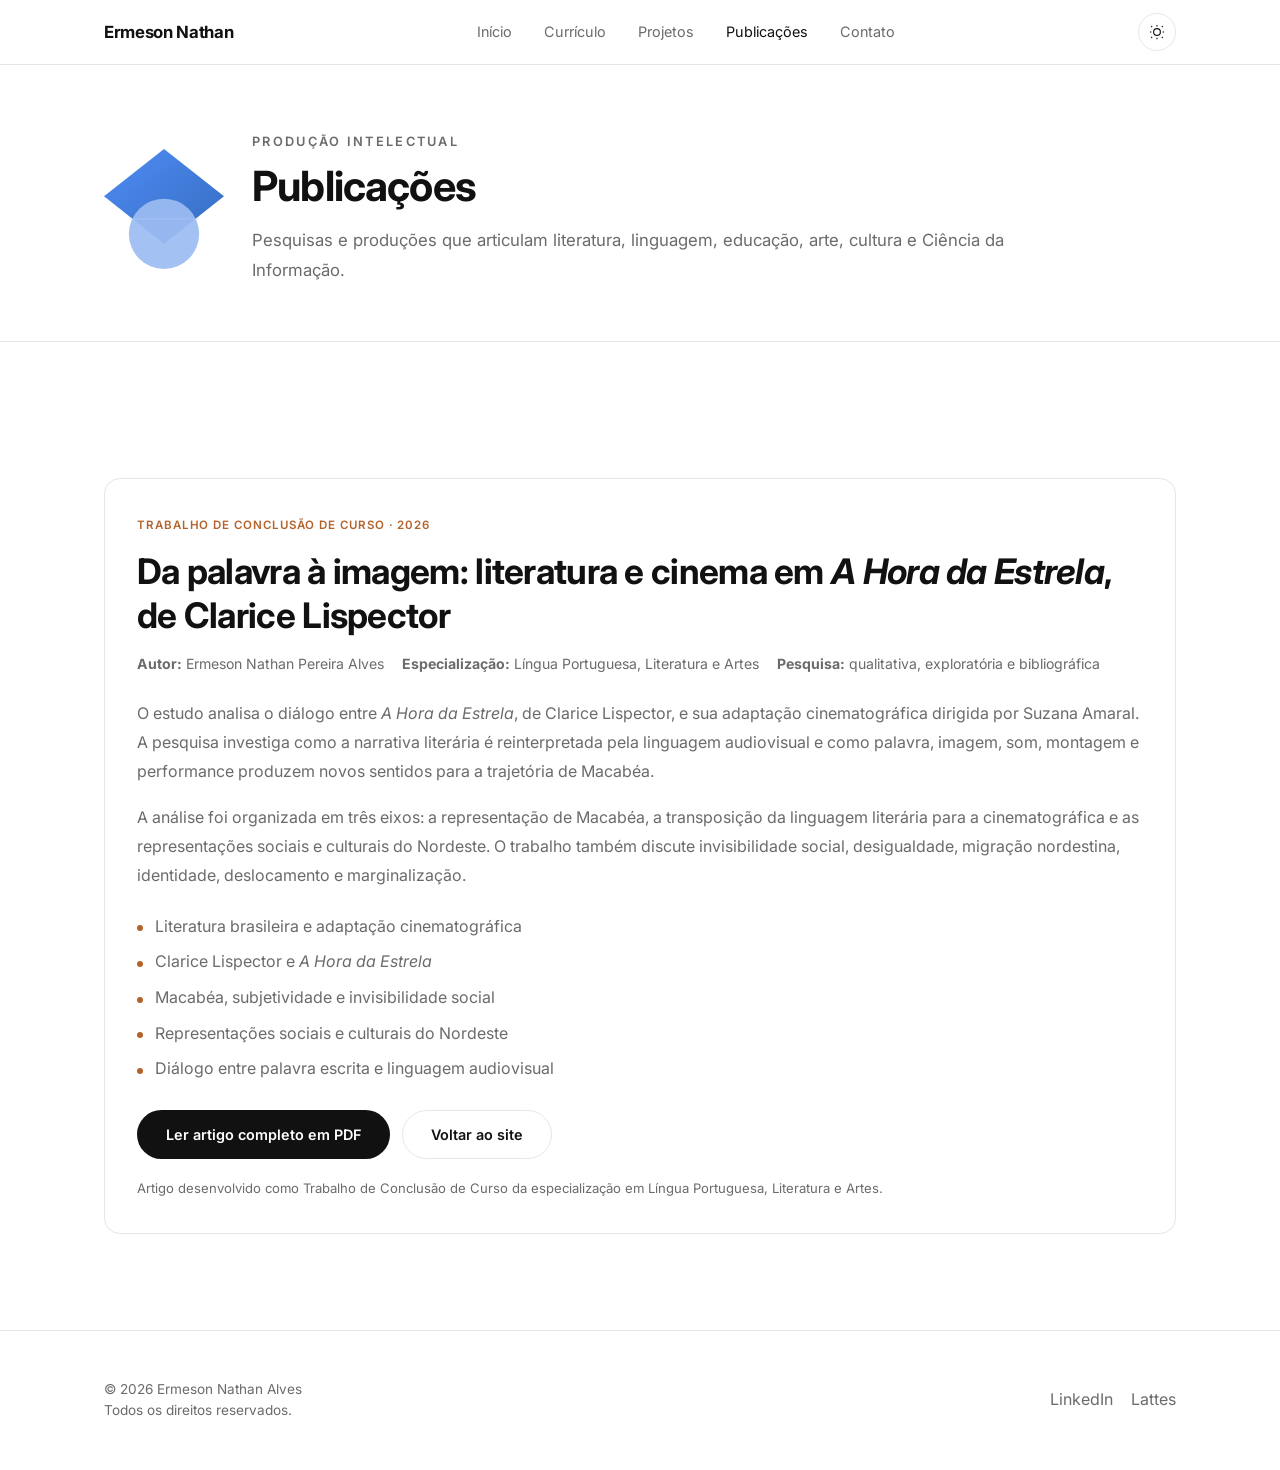
<file: publicacoes.html>
<!DOCTYPE html>
<html lang="pt-BR">
<head>
  <meta charset="UTF-8" />
  <meta name="viewport" content="width=device-width, initial-scale=1.0" />
  <title>Publicações — Ermeson Nathan Alves</title>
  <meta name="description" content="Publicações acadêmicas e produção intelectual de Ermeson Nathan Alves." />
  <link rel="canonical" href="https://ermesonathan.com/publicacoes.html" />
  <meta property="og:title" content="Publicações — Ermeson Nathan Alves" />
  <meta property="og:description" content="Literatura, cinema, educação, linguagem e pesquisa acadêmica." />
  <meta property="og:type" content="website" />
  <meta property="og:url" content="https://ermesonathan.com/publicacoes.html" />
  <meta property="og:image" content="https://ermesonathan.com/assets/og-image.jpg" />
  <link rel="preconnect" href="https://fonts.googleapis.com">
  <link rel="preconnect" href="https://fonts.gstatic.com" crossorigin>
  <link href="https://fonts.googleapis.com/css2?family=Inter:wght@400;500;600;700;800&family=JetBrains+Mono:wght@400;500&display=swap" rel="stylesheet">
  <link rel="stylesheet" href="style.css" />
  <style>
    .publicacoes-hero{padding:132px 0 56px;border-bottom:1px solid var(--border)}
    .publicacoes-hero-inner{display:grid;grid-template-columns:120px 1fr;gap:28px;align-items:center}
    .publicacoes-mark{width:120px;height:120px;display:block}
    .publicacoes-copy .section-label{margin-bottom:10px}
    .publicacoes-copy .section-text{margin-top:14px;max-width:760px}
    @media(max-width:640px){
      .publicacoes-hero-inner{grid-template-columns:78px 1fr;gap:18px}
      .publicacoes-mark{width:78px;height:78px}
    }
    .publication-card{margin-top:40px;background:var(--bg-card);border:1px solid var(--border);border-radius:16px;padding:32px}
    .publication-meta{display:flex;flex-wrap:wrap;gap:10px 18px;margin:16px 0 24px;color:var(--muted);font-size:.88rem}
    .publication-card h2{font-size:clamp(1.5rem,3vw,2.2rem);line-height:1.25;letter-spacing:-.02em}
    .publication-card p{margin-top:18px;color:var(--muted);line-height:1.8}
    .publication-topics{margin:24px 0 0;display:grid;gap:10px}
    .publication-topics li{padding-left:18px;position:relative;color:var(--muted)}
    .publication-topics li::before{content:"";position:absolute;left:0;top:.72em;width:6px;height:6px;border-radius:50%;background:var(--accent)}
    .publication-actions{display:flex;flex-wrap:wrap;gap:12px;margin-top:28px}
    .publication-note{font-size:.82rem;color:var(--muted)}
  </style>
  <script>
    (function () {
      try {
        var stored = localStorage.getItem('theme');
        var theme = stored || 'system';
        if (theme === 'system') {
          theme = window.matchMedia('(prefers-color-scheme: dark)').matches ? 'dark' : 'light';
        }
        document.documentElement.setAttribute('data-theme', theme);
      } catch (e) {}
    })();
  </script>
</head>
<body>
  <a href="#main-content" class="skip-link">Pular para o conteúdo principal</a>

  <header class="site-header" id="site-header">
    <nav class="navbar" aria-label="Navegação principal">
      <a href="index.html#inicio" class="logo" aria-label="Ermeson Nathan — Início">Ermeson Nathan</a>

      <ul class="nav-links" role="list" id="nav-links">
        <li><a href="index.html#inicio" class="nav-link">Início</a></li>
        <li><a href="index.html#curriculo" class="nav-link">Currículo</a></li>
        <li><a href="index.html#projetos" class="nav-link">Projetos</a></li>
        <li><a href="publicacoes.html" class="nav-link active-link">Publicações</a></li>
        <li><a href="index.html#contato" class="nav-link">Contato</a></li>
      </ul>

      <div class="nav-actions">
        <button type="button" class="theme-toggle" id="theme-toggle" aria-label="Alternar tema claro/escuro">
          <svg class="icon icon-sun" viewBox="0 0 24 24" fill="none" stroke="currentColor" stroke-width="1.5" aria-hidden="true">
            <circle cx="12" cy="12" r="4.5"></circle>
            <path d="M12 2.5v2M12 19.5v2M4.2 4.2l1.4 1.4M18.4 18.4l1.4 1.4M2.5 12h2M19.5 12h2M4.2 19.8l1.4-1.4M18.4 5.6l1.4-1.4"></path>
          </svg>
          <svg class="icon icon-moon" viewBox="0 0 24 24" fill="none" stroke="currentColor" stroke-width="1.5" aria-hidden="true">
            <path d="M20.5 14.7A8.5 8.5 0 1 1 9.3 3.5a7 7 0 0 0 11.2 11.2Z"></path>
          </svg>
        </button>

        <button type="button" class="menu-toggle" id="menu-toggle" aria-label="Abrir menu" aria-expanded="false">
          <svg class="icon-menu-open" viewBox="0 0 24 24" fill="none" stroke="currentColor" stroke-width="1.7" stroke-linecap="round" aria-hidden="true"><path d="M4 7h16"></path><path d="M4 17h16"></path></svg>
          <svg class="icon-menu-close" viewBox="0 0 24 24" fill="none" stroke="currentColor" stroke-width="1.7" stroke-linecap="round" aria-hidden="true"><path d="M6 6l12 12"></path><path d="M18 6l-12 12"></path></svg>
        </button>
      </div>
    </nav>
  </header>

  <main id="main-content" tabindex="-1">
    <section class="publicacoes-hero">
      <div class="container publicacoes-hero-inner">
        <svg class="publicacoes-mark" viewBox="0 0 256 256" role="img" aria-label="Ícone de produção acadêmica">
          <defs>
            <linearGradient id="grad-cap" x1="0" y1="0" x2="1" y2="1">
              <stop offset="0%" stop-color="#4f8df5"/>
              <stop offset="100%" stop-color="#356cc0"/>
            </linearGradient>
          </defs>
          <polygon points="128,0 256,101 128,202 0,101" fill="url(#grad-cap)"/>
          <circle cx="128" cy="181" r="75" fill="#9dbcf2" fill-opacity="0.92"/>
          <path d="M53 149h150" stroke="#b5cdf7" stroke-width="1.5" opacity="0.75"/>
        </svg>
        <div class="publicacoes-copy">
          <p class="section-label">Produção intelectual</p>
          <h1 class="section-title">Publicações</h1>
          <p class="section-text">Pesquisas e produções que articulam literatura, linguagem, educação, arte, cultura e Ciência da Informação.</p>
        </div>
      </div>
    </section>

    <section class="section">
      <div class="container">
        <article class="publication-card">
          <div class="project-tag">Trabalho de Conclusão de Curso · 2026</div>
          <h2>Da palavra à imagem: literatura e cinema em <em>A Hora da Estrela</em>, de Clarice Lispector</h2>

          <div class="publication-meta">
            <span><strong>Autor:</strong> Ermeson Nathan Pereira Alves</span>
            <span><strong>Especialização:</strong> Língua Portuguesa, Literatura e Artes</span>
            <span><strong>Pesquisa:</strong> qualitativa, exploratória e bibliográfica</span>
          </div>

          <p>O estudo analisa o diálogo entre <em>A Hora da Estrela</em>, de Clarice Lispector, e sua adaptação cinematográfica dirigida por Suzana Amaral. A pesquisa investiga como a narrativa literária é reinterpretada pela linguagem audiovisual e como palavra, imagem, som, montagem e performance produzem novos sentidos para a trajetória de Macabéa.</p>

          <p>A análise foi organizada em três eixos: a representação de Macabéa, a transposição da linguagem literária para a cinematográfica e as representações sociais e culturais do Nordeste. O trabalho também discute invisibilidade social, desigualdade, migração nordestina, identidade, deslocamento e marginalização.</p>

          <ul class="publication-topics">
            <li>Literatura brasileira e adaptação cinematográfica</li>
            <li>Clarice Lispector e <em>A Hora da Estrela</em></li>
            <li>Macabéa, subjetividade e invisibilidade social</li>
            <li>Representações sociais e culturais do Nordeste</li>
            <li>Diálogo entre palavra escrita e linguagem audiovisual</li>
          </ul>

          <div class="publication-actions">
            <a class="btn btn-primary" href="assets/Clarice_Cinema_Artigo.pdf" target="_blank" rel="noopener noreferrer">Ler artigo completo em PDF</a>
            <a class="btn btn-secondary" href="index.html">Voltar ao site</a>
          </div>
          <p class="publication-note">Artigo desenvolvido como Trabalho de Conclusão de Curso da especialização em Língua Portuguesa, Literatura e Artes.</p>
        </article>
      </div>
    </section>
  </main>

  <footer class="site-footer">
    <div class="container footer-content">
      <div class="footer-info">
        <p>© <span id="year"></span> Ermeson Nathan Alves</p>
        <p>Todos os direitos reservados.</p>
      </div>
      <div class="footer-social">
        <a href="https://www.linkedin.com/in/ermesonathan" target="_blank" rel="noopener noreferrer">LinkedIn</a>
        <a href="http://lattes.cnpq.br/3595152758580670" target="_blank" rel="noopener noreferrer">Lattes</a>
      </div>
    </div>
  </footer>

  <script src="script.js"></script>
</body>
</html>
</file>
<file: style.css>
/* ==========================================================================
   Reset & Base
   ========================================================================== */

* {
  margin: 0;
  padding: 0;
  box-sizing: border-box;
}

:root {
  --bg: #ffffff;
  --bg-surface: #f7f7f7;
  --bg-card: #ffffff;
  --fg: #111111;
  --muted: #6b6b6b;
  --border: #e6e6e6;
  --accent: #b4632b;
  --font-sans: 'Inter', -apple-system, BlinkMacSystemFont, 'Segoe UI', Roboto, sans-serif;
  --font-mono: 'JetBrains Mono', ui-monospace, SFMono-Regular, monospace;
  --max-width: 1120px;
  --transition: 0.25s ease;
}

:root[data-theme="dark"] {
  --bg: #0a0a0a;
  --bg-surface: #131313;
  --bg-card: #131313;
  --fg: #fafafa;
  --muted: #9a9a9a;
  --border: #262626;
  --accent: #e8934a;
}

html {
  scroll-behavior: smooth;
  color-scheme: light dark;
}

body {
  font-family: var(--font-sans);
  background-color: var(--bg);
  color: var(--fg);
  line-height: 1.6;
  -webkit-font-smoothing: antialiased;
  transition: background-color var(--transition), color var(--transition);
}

img { max-width: 100%; display: block; }

a {
  color: inherit;
  text-decoration: none;
}

ul, ol { list-style: none; }

button {
  font: inherit;
  color: inherit;
  background: none;
  border: none;
  cursor: pointer;
}

.container {
  max-width: var(--max-width);
  margin: 0 auto;
  padding: 0 24px;
}

.container-narrow {
  max-width: 720px;
}

.text-center { text-align: center; }

.skip-link {
  position: absolute;
  left: -9999px;
  top: 0;
  background: var(--fg);
  color: var(--bg);
  padding: 12px 20px;
  border-radius: 8px;
  z-index: 1000;
}

.skip-link:focus {
  left: 16px;
  top: 16px;
}

/* ==========================================================================
   Header / Navbar
   ========================================================================== */

.site-header {
  position: fixed;
  top: 0;
  left: 0;
  right: 0;
  z-index: 100;
  background-color: color-mix(in srgb, var(--bg) 80%, transparent);
  backdrop-filter: blur(10px);
  -webkit-backdrop-filter: blur(10px);
  border-bottom: 1px solid var(--border);
}

.navbar {
  max-width: var(--max-width);
  margin: 0 auto;
  padding: 0 24px;
  height: 64px;
  display: flex;
  align-items: center;
  justify-content: space-between;
}

.logo {
  font-size: 1.05rem;
  font-weight: 700;
  letter-spacing: -0.02em;
  transition: opacity var(--transition);
}

.logo:hover { opacity: 0.7; }

.nav-links {
  display: none;
  align-items: center;
  gap: 32px;
}

.nav-link {
  font-size: 0.9rem;
  color: var(--muted);
  transition: color var(--transition);
  position: relative;
}

.nav-link:hover,
.nav-link.active-link {
  color: var(--fg);
}

.nav-actions {
  display: flex;
  align-items: center;
  gap: 12px;
}

.theme-toggle {
  display: flex;
  align-items: center;
  justify-content: center;
  width: 38px;
  height: 38px;
  border-radius: 50%;
  border: 1px solid var(--border);
  transition: background-color var(--transition), transform 0.2s ease;
}

.theme-toggle:hover {
  background-color: var(--bg-surface);
}

.theme-toggle:active {
  transform: scale(0.92);
}

.icon {
  width: 18px;
  height: 18px;
}

.icon-moon { display: none; }

:root[data-theme="dark"] .icon-sun { display: none; }
:root[data-theme="dark"] .icon-moon { display: block; }

.menu-toggle {
  display: flex;
  align-items: center;
  justify-content: center;
  width: 38px;
  height: 38px;
  border-radius: 50%;
  border: 1px solid var(--border);
}

.menu-toggle svg { width: 18px; height: 18px; }
.menu-toggle .icon-menu-close { display: none; }
.menu-toggle[aria-expanded="true"] .icon-menu-open { display: none; }
.menu-toggle[aria-expanded="true"] .icon-menu-close { display: block; }

@media (min-width: 768px) {
  .nav-links { display: flex; }
  .menu-toggle { display: none; }
}

/* Mobile menu */
.nav-links.mobile-open {
  display: flex;
  position: fixed;
  top: 64px;
  left: 0;
  right: 0;
  flex-direction: column;
  align-items: flex-start;
  gap: 0;
  background-color: var(--bg);
  border-bottom: 1px solid var(--border);
  padding: 8px 24px 16px;
}

.nav-links.mobile-open li {
  width: 100%;
}

.nav-links.mobile-open .nav-link {
  display: block;
  padding: 12px 0;
  width: 100%;
  border-bottom: 1px solid var(--border);
}

.nav-links.mobile-open li:last-child .nav-link {
  border-bottom: none;
}

/* ==========================================================================
   Hero
   ========================================================================== */

.hero {
  min-height: 92vh;
  display: flex;
  flex-direction: column;
  justify-content: center;
  padding: 96px 0 48px;
}

.hero-grid {
  display: flex;
  flex-direction: column-reverse;
  align-items: center;
  gap: 40px;
}

@media (min-width: 860px) {
  .hero-grid {
    flex-direction: row;
    align-items: center;
    justify-content: space-between;
    gap: 64px;
  }

  .hero-text { flex: 1; }
}

.hero-photo {
  flex-shrink: 0;
  width: 200px;
  height: 200px;
  border-radius: 50%;
  overflow: hidden;
  border: 1px solid var(--border);
  background-color: var(--bg-surface);
}

@media (min-width: 860px) {
  .hero-photo { width: 260px; height: 260px; }
}

.hero-photo img {
  width: 100%;
  height: 100%;
  object-fit: cover;
}

.eyebrow {
  font-size: 0.8rem;
  font-weight: 600;
  text-transform: uppercase;
  letter-spacing: 0.18em;
  color: var(--muted);
  margin-bottom: 24px;
}

.hero-title {
  font-size: clamp(2.4rem, 7vw, 5.5rem);
  font-weight: 800;
  line-height: 1.08;
  letter-spacing: -0.03em;
}

.hero-title .word {
  display: inline-block;
  margin-right: 0.3em;
}

.hero-description {
  margin-top: 32px;
  max-width: 620px;
  font-size: 1.1rem;
  line-height: 1.7;
  color: var(--muted);
}

.hero-actions {
  margin-top: 40px;
  display: flex;
  flex-wrap: wrap;
  gap: 16px;
}

.btn {
  display: inline-flex;
  align-items: center;
  gap: 8px;
  padding: 12px 28px;
  border-radius: 999px;
  font-size: 0.9rem;
  font-weight: 600;
  transition: opacity var(--transition), transform 0.2s ease, background-color var(--transition);
  border: 1px solid transparent;
}

.btn:active { transform: scale(0.97); }

.btn-primary {
  background-color: var(--fg);
  color: var(--bg);
}

.btn-primary:hover { opacity: 0.88; }

.btn-secondary {
  border-color: var(--border);
  color: var(--fg);
}

.btn-secondary:hover { background-color: var(--bg-surface); }

.btn-whatsapp {
  background-color: #25d366;
  color: #08210f;
}

.btn-whatsapp:hover { opacity: 0.9; }

.btn-whatsapp svg { width: 18px; height: 18px; }

/* ==========================================================================
   Marquee banner
   ========================================================================== */

.marquee {
  overflow: hidden;
  border-top: 1px solid var(--border);
  border-bottom: 1px solid var(--border);
  padding: 20px 0;
}

.marquee-track {
  display: flex;
  width: max-content;
  animation: scroll-marquee 32s linear infinite;
}

.marquee-item {
  font-size: 0.85rem;
  font-weight: 500;
  text-transform: uppercase;
  letter-spacing: 0.15em;
  color: var(--muted);
  margin: 0 32px;
  white-space: nowrap;
}

@keyframes scroll-marquee {
  from { transform: translateX(0); }
  to { transform: translateX(-50%); }
}

@media (prefers-reduced-motion: reduce) {
  .marquee-track { animation: none; }
}

/* ==========================================================================
   Sections
   ========================================================================== */

.section {
  padding: 96px 0;
}

.section-label {
  font-size: 0.8rem;
  font-weight: 600;
  text-transform: uppercase;
  letter-spacing: 0.18em;
  color: var(--muted);
  margin-bottom: 16px;
}

.section-title {
  font-size: clamp(1.8rem, 4vw, 2.6rem);
  font-weight: 700;
  letter-spacing: -0.02em;
  line-height: 1.2;
}

.section-text {
  margin-top: 20px;
  font-size: 1.05rem;
  line-height: 1.75;
  color: var(--muted);
}

.section-heading-row {
  display: flex;
  align-items: flex-end;
  justify-content: space-between;
  gap: 24px;
  margin-bottom: 48px;
  flex-wrap: wrap;
}

.link-arrow {
  font-size: 0.9rem;
  color: var(--muted);
  transition: color var(--transition);
}

.link-arrow:hover { color: var(--fg); }

/* ==========================================================================
   Indicadores
   ========================================================================== */

.indicator-block {
  margin-top: 40px;
}

.indicator-block-spaced {
  margin-top: 64px;
}

.stats-grid {
  margin-top: 24px;
  display: grid;
  grid-template-columns: 1fr;
  gap: 20px;
}

@media (min-width: 640px) {
  .stats-grid { grid-template-columns: 1fr 1fr; }
}

@media (min-width: 960px) {
  .stats-grid { grid-template-columns: repeat(4, 1fr); }
}

.stats-grid-compact {
  max-width: 720px;
}

@media (min-width: 960px) {
  .stats-grid-compact { grid-template-columns: 1fr 1fr; }
}

.stat-card {
  background-color: var(--bg-card);
  border: 1px solid var(--border);
  border-radius: 14px;
  padding: 28px 24px;
  display: flex;
  flex-direction: column;
  gap: 10px;
}

.stat-value {
  font-family: var(--font-mono);
  font-size: 2.2rem;
  font-weight: 700;
  color: var(--accent);
  letter-spacing: -0.02em;
}

.stat-label {
  font-size: 0.95rem;
  font-weight: 600;
  line-height: 1.4;
}

.stat-detail {
  font-size: 0.85rem;
  color: var(--muted);
  line-height: 1.5;
}

.section-caption {
  margin-top: 24px;
  font-size: 0.8rem;
  color: var(--muted);
}

/* ==========================================================================
   Currículo
   ========================================================================== */

.curriculo-grid {
  display: grid;
  grid-template-columns: 1fr;
  gap: 56px;
  margin-top: 48px;
}

@media (min-width: 860px) {
  .curriculo-grid { grid-template-columns: 1fr 1fr; }
}

.curriculo-subtitle {
  font-size: 1.1rem;
  font-weight: 700;
  margin-bottom: 24px;
}

.curriculo-subtitle-spaced {
  margin-top: 40px;
}

.timeline {
  display: flex;
  flex-direction: column;
  gap: 24px;
}

.timeline-item {
  padding-left: 20px;
  border-left: 2px solid var(--border);
  position: relative;
}

.timeline-item::before {
  content: '';
  position: absolute;
  left: -6px;
  top: 4px;
  width: 10px;
  height: 10px;
  border-radius: 50%;
  background-color: var(--accent);
}

.timeline-year {
  font-family: var(--font-mono);
  font-size: 0.78rem;
  color: var(--muted);
  text-transform: uppercase;
  letter-spacing: 0.05em;
}

.timeline-item h4 {
  margin-top: 6px;
  font-size: 1rem;
  font-weight: 600;
  line-height: 1.4;
}

.timeline-item p {
  margin-top: 4px;
  font-size: 0.92rem;
  color: var(--muted);
}

.tag-list {
  display: flex;
  flex-wrap: wrap;
  gap: 10px;
}

.tag {
  border: 1px solid var(--border);
  padding: 8px 16px;
  border-radius: 999px;
  font-size: 0.82rem;
  font-weight: 500;
  color: var(--fg);
  background-color: var(--bg-surface);
}

.curriculo-cta {
  margin-top: 56px;
}

/* ==========================================================================
   Quote
   ========================================================================== */

.quote {
  margin-top: 32px;
  max-width: 640px;
  padding-left: 24px;
  border-left: 2px solid var(--accent);
}

.quote p {
  font-size: 1.25rem;
  font-style: italic;
  color: var(--muted);
}

.quote cite {
  display: block;
  margin-top: 12px;
  font-size: 0.9rem;
  font-style: normal;
  color: var(--muted);
}

/* ==========================================================================
   Projects
   ========================================================================== */

.projects-grid {
  display: grid;
  grid-template-columns: 1fr;
  gap: 20px;
}

@media (min-width: 640px) {
  .projects-grid { grid-template-columns: 1fr 1fr; }
}

.project-card {
  background-color: var(--bg-card);
  border: 1px solid var(--border);
  border-radius: 14px;
  padding: 28px;
  overflow: hidden;
  transition: border-color var(--transition), transform 0.2s ease;
}

.project-card-image {
  display: block;
  width: 100%;
  margin-top: 20px;
  height: 200px;
  border-radius: 10px;
  object-fit: cover;
  object-position: top center;
}

.project-card:hover {
  border-color: var(--muted);
  transform: translateY(-3px);
}

.project-tag {
  display: inline-block;
  font-size: 0.72rem;
  font-weight: 600;
  text-transform: uppercase;
  letter-spacing: 0.08em;
  color: var(--accent);
  margin-bottom: 14px;
}

.project-card h3 {
  font-size: 1.1rem;
  font-weight: 700;
  line-height: 1.35;
  margin-bottom: 10px;
}

.project-card p {
  font-size: 0.92rem;
  color: var(--muted);
  line-height: 1.6;
}

.project-footer {
  margin-top: 16px;
  display: flex;
  align-items: center;
  justify-content: space-between;
  gap: 12px;
  flex-wrap: wrap;
}

.project-year {
  display: inline-block;
  font-family: var(--font-mono);
  font-size: 0.78rem;
  color: var(--muted);
}

.project-link {
  font-size: 0.82rem;
  font-weight: 600;
  color: var(--accent);
  transition: opacity var(--transition);
}

.project-link:hover { opacity: 0.75; }

/* ==========================================================================
   Contact
   ========================================================================== */

.contact-section { padding-bottom: 120px; }

.contact-cta {
  margin-top: 32px;
  display: flex;
  gap: 16px;
  justify-content: center;
  flex-wrap: wrap;
}

.contact-links {
  margin-top: 32px;
  display: flex;
  gap: 10px;
  justify-content: center;
  flex-wrap: wrap;
  font-size: 0.9rem;
  color: var(--muted);
}

.contact-links a { transition: color var(--transition); }
.contact-links a:hover { color: var(--fg); }

.dot { color: var(--border); }

/* ==========================================================================
   Footer
   ========================================================================== */

.site-footer {
  border-top: 1px solid var(--border);
  padding: 48px 0;
}

.footer-content {
  display: flex;
  flex-direction: column;
  align-items: center;
  gap: 20px;
  text-align: center;
}

@media (min-width: 600px) {
  .footer-content {
    flex-direction: row;
    justify-content: space-between;
    text-align: left;
  }
}

.footer-info p {
  font-size: 0.85rem;
  color: var(--muted);
}

.visitor-counter {
  margin-top: 10px;
}

.visitor-counter img {
  height: 20px;
  width: auto;
  filter: grayscale(1) opacity(0.7);
  vertical-align: middle;
}

.footer-social {
  display: flex;
  gap: 18px;
}

.footer-social a {
  color: var(--muted);
  transition: color var(--transition);
}

.footer-social a:hover { color: var(--fg); }

.footer-social svg {
  width: 20px;
  height: 20px;
}

/* ==========================================================================
   Scroll reveal animations
   ========================================================================== */

.reveal {
  opacity: 0;
  transform: translateY(24px);
  transition: opacity 0.7s ease, transform 0.7s ease;
}

.reveal.in-view {
  opacity: 1;
  transform: translateY(0);
}

.reveal-word {
  opacity: 0;
  transform: translateY(30px);
  transition: opacity 0.6s ease, transform 0.6s ease;
}

.reveal-word.in-view {
  opacity: 1;
  transform: translateY(0);
}

@media (prefers-reduced-motion: reduce) {
  .reveal, .reveal-word {
    opacity: 1;
    transform: none;
    transition: none;
  }
}
</file>
